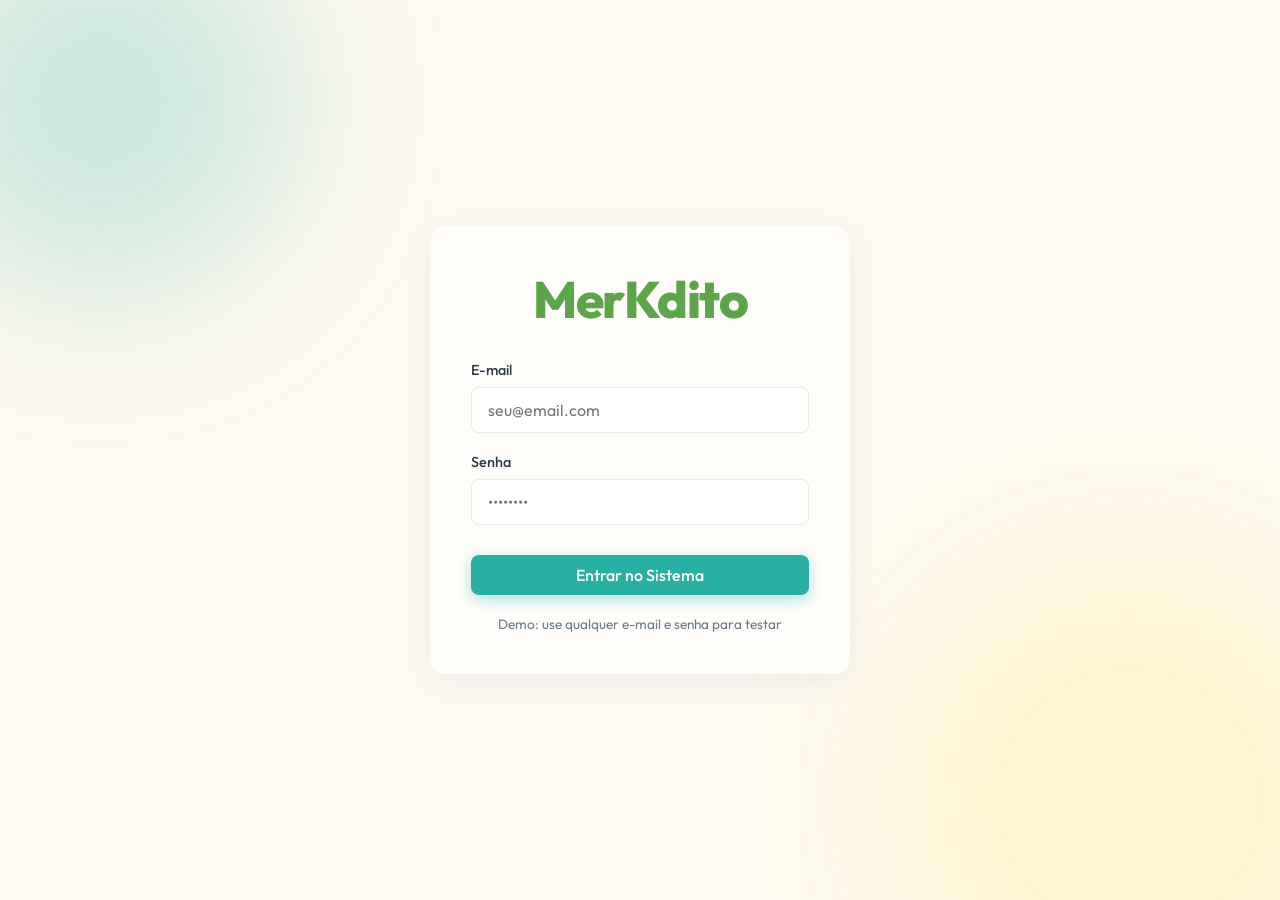
<file: index.html>
<!DOCTYPE html>
<html lang="pt-BR">
<head>
    <meta charset="UTF-8">
    <meta name="viewport" content="width=device-width, initial-scale=1.0">
    <title>Login - MerKdito</title>
    <link rel="stylesheet" href="assets/css/style.css">
    <!-- FontAwesome for icons -->
    <link rel="stylesheet" href="https://cdnjs.cloudflare.com/ajax/libs/font-awesome/6.4.0/css/all.min.css">
    <style>
        .login-wrapper {
            display: flex;
            align-items: center;
            justify-content: center;
            height: 100vh;
            width: 100vw;
            position: relative;
            z-index: 1;
        }
        
        .login-card {
            width: 100%;
            max-width: 420px;
            padding: 40px;
            text-align: center;
        }
        
        .login-logo {
            margin-bottom: 10px;
            display: inline-flex;
            align-items: center;
            gap: 12px;
            font-size: 2rem;
            font-weight: 700;
            color: var(--color-teal);
        }
        
        .login-logo-badge {
            background-color: var(--color-yellow);
            color: var(--text-dark);
            padding: 8px 16px;
            border-radius: var(--radius-sm);
        }
        
        .login-subtitle {
            color: var(--text-muted);
            margin-bottom: 40px;
            font-size: 0.95rem;
        }
        
        .login-form {
            text-align: left;
        }
        
        .demo-hint {
            margin-top: 20px;
            font-size: 0.85rem;
            color: var(--text-muted);
            text-align: center;
        }
    </style>
</head>
<body>
    <!-- Background Decor -->
    <div class="bg-blob blob-1"></div>
    <div class="bg-blob blob-2"></div>

    <div class="login-wrapper">
        <div class="glass-panel login-card animate-fade-in">
            <div class="login-logo" style="margin-bottom: 30px;">
                <span class="logo-text" style="color: #5DA54A; font-size: 3.2rem; font-weight: 800; letter-spacing: -1.5px;">MerKdito</span>
            </div>
            
            <form action="dashboard.html" class="login-form">
                <div class="form-group">
                    <label class="form-label">E-mail</label>
                    <input type="email" class="form-control" placeholder="seu@email.com" required>
                </div>
                
                <div class="form-group" style="margin-bottom: 30px;">
                    <label class="form-label">Senha</label>
                    <input type="password" class="form-control" placeholder="••••••••" required>
                </div>
                
                <button type="submit" class="btn btn-primary btn-block">Entrar no Sistema</button>
            </form>
            
            <p class="demo-hint">Demo: use qualquer e-mail e senha para testar</p>
        </div>
    </div>
</body>
</html>
</file>
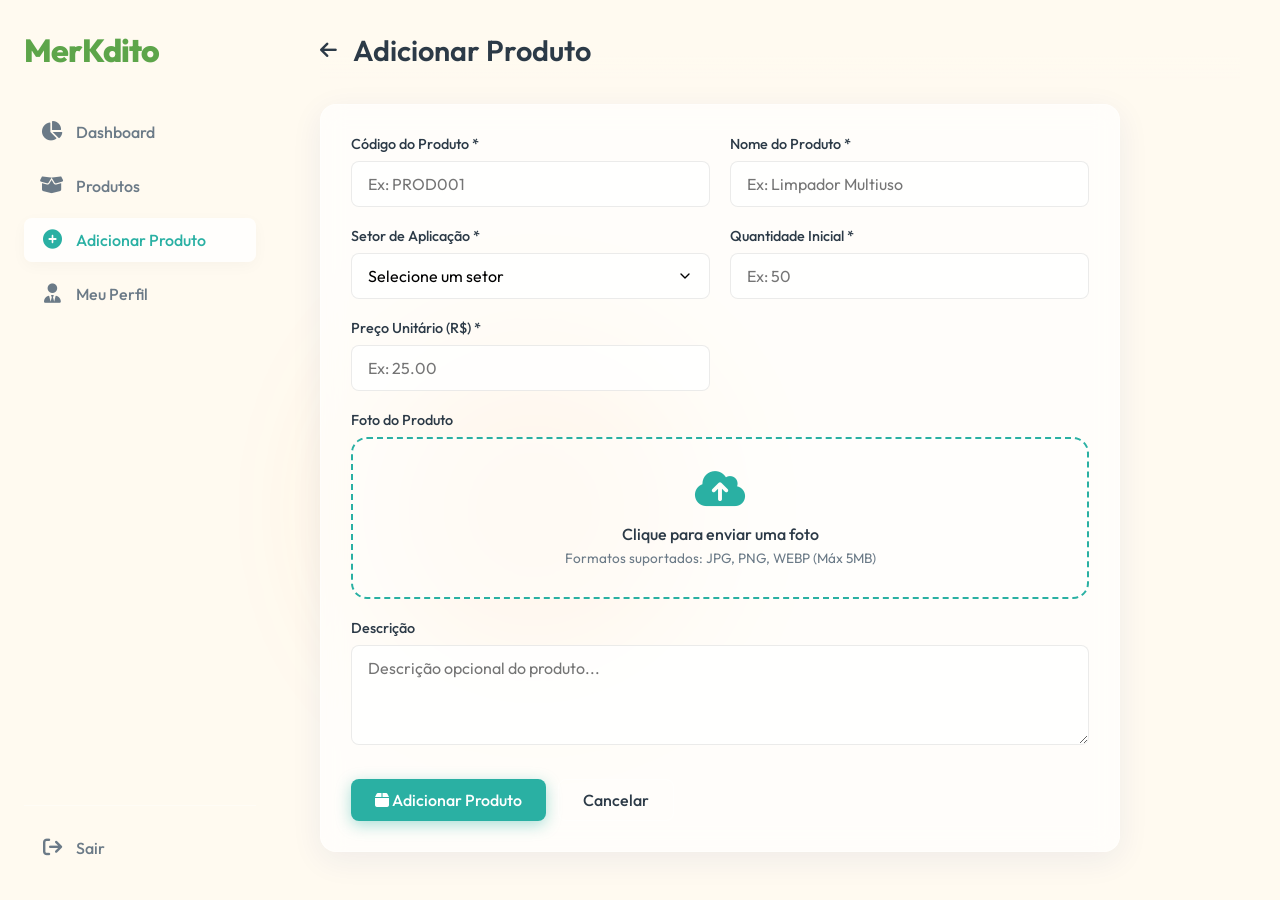
<file: adicionar_produto.html>
<!DOCTYPE html>
<html lang="pt-BR">
<head>
    <meta charset="UTF-8">
    <meta name="viewport" content="width=device-width, initial-scale=1.0">
    <title>Adicionar Produto - MerKdito</title>
    <link rel="stylesheet" href="assets/css/style.css">
    <link rel="stylesheet" href="https://cdnjs.cloudflare.com/ajax/libs/font-awesome/6.4.0/css/all.min.css">
</head>
<body>
    <div class="bg-blob blob-3"></div>

    <div class="app-container">
        <!-- Sidebar -->
        <aside class="sidebar">
            <a href="dashboard.html" class="logo">
                <span class="logo-text" style="color: #5DA54A; font-size: 2rem; font-weight: 800; letter-spacing: -1px;">MerKdito</span>
            </a>
            
            <ul class="nav-menu">
                <li><a href="dashboard.html" class="nav-item"><i class="fa-solid fa-chart-pie"></i> Dashboard</a></li>
                <li><a href="produtos.html" class="nav-item"><i class="fa-solid fa-box-open"></i> Produtos</a></li>
                <li><a href="adicionar_produto.html" class="nav-item active"><i class="fa-solid fa-plus-circle"></i> Adicionar Produto</a></li>
                <li><a href="perfil.html" class="nav-item"><i class="fa-solid fa-user-tie"></i> Meu Perfil</a></li>
            </ul>
            
            <div class="logout-container">
                <a href="index.html" class="nav-item"><i class="fa-solid fa-arrow-right-from-bracket"></i> Sair</a>
            </div>
        </aside>

        <!-- Main Content -->
        <main class="main-content">
            <header class="top-header">
                <div>
                    <div style="display: flex; align-items: center; gap: 16px;">
                        <a href="produtos.html" style="color: var(--text-dark); text-decoration: none; font-size: 1.2rem;"><i class="fa-solid fa-arrow-left"></i></a>
                        <h1 class="page-title">Adicionar Produto</h1>
                    </div>
                </div>
                <div class="header-actions">
                </div>
            </header>

            <div class="animate-fade-in delay-1">
                <div class="glass-panel form-card">
                    <form action="produtos.html">
                        <div class="form-row">
                            <div class="form-group">
                                <label class="form-label">Código do Produto *</label>
                                <input type="text" class="form-control" placeholder="Ex: PROD001" required>
                            </div>
                            <div class="form-group">
                                <label class="form-label">Nome do Produto *</label>
                                <input type="text" class="form-control" placeholder="Ex: Limpador Multiuso" required>
                            </div>
                        </div>

                        <div class="form-row">
                            <div class="form-group">
                                <label class="form-label">Setor de Aplicação *</label>
                                <select class="form-control" required>
                                    <option value="">Selecione um setor</option>
                                    <option value="mercearia">Mercearia</option>
                                    <option value="acougue">Açougue e Aves</option>
                                    <option value="hortifruti">Hortifruti</option>
                                    <option value="padaria">Padaria</option>
                                    <option value="laticinios">Laticínios</option>
                                    <option value="frios">Frios e Embutidos</option>
                                    <option value="bebidas">Bebidas</option>
                                    <option value="limpeza">Limpeza</option>
                                    <option value="higiene">Higiene e Perfumaria</option>
                                    <option value="congelados">Congelados</option>
                                    <option value="pet">Pet Shop</option>
                                </select>
                            </div>
                            <div class="form-group">
                                <label class="form-label">Quantidade Inicial *</label>
                                <input type="number" class="form-control" placeholder="Ex: 50" required>
                            </div>
                        </div>

                        <div class="form-group" style="width: 50%; padding-right: 10px;">
                            <label class="form-label">Preço Unitário (R$) *</label>
                            <input type="number" step="0.01" class="form-control" placeholder="Ex: 25.00" required>
                        </div>

                        <div class="form-group">
                            <label class="form-label">Foto do Produto</label>
                            <label for="fotoUpload" style="display: block; border: 2px dashed var(--color-teal); border-radius: var(--radius-md); padding: 30px; text-align: center; background-color: rgba(255,255,255,0.4); cursor: pointer; transition: all 0.3s ease;">
                                <i class="fa-solid fa-cloud-arrow-up" style="font-size: 2.5rem; color: var(--color-teal); margin-bottom: 15px;"></i>
                                <p style="margin: 0; color: var(--text-dark); font-weight: 500;">Clique para enviar uma foto</p>
                                <p style="margin: 5px 0 0 0; color: var(--text-muted); font-size: 0.85rem;">Formatos suportados: JPG, PNG, WEBP (Máx 5MB)</p>
                                <input type="file" id="fotoUpload" accept="image/*" style="display: none;">
                            </label>
                        </div>

                        <div class="form-group">
                            <label class="form-label">Descrição</label>
                            <textarea class="form-control" placeholder="Descrição opcional do produto..."></textarea>
                        </div>

                        <div class="form-actions">
                            <button type="submit" class="btn btn-primary"><i class="fa-solid fa-box"></i> Adicionar Produto</button>
                            <a href="produtos.html" class="btn btn-outline">Cancelar</a>
                        </div>
                    </form>
                </div>
            </div>
        </main>
    </div>
</body>
</html>
</file>
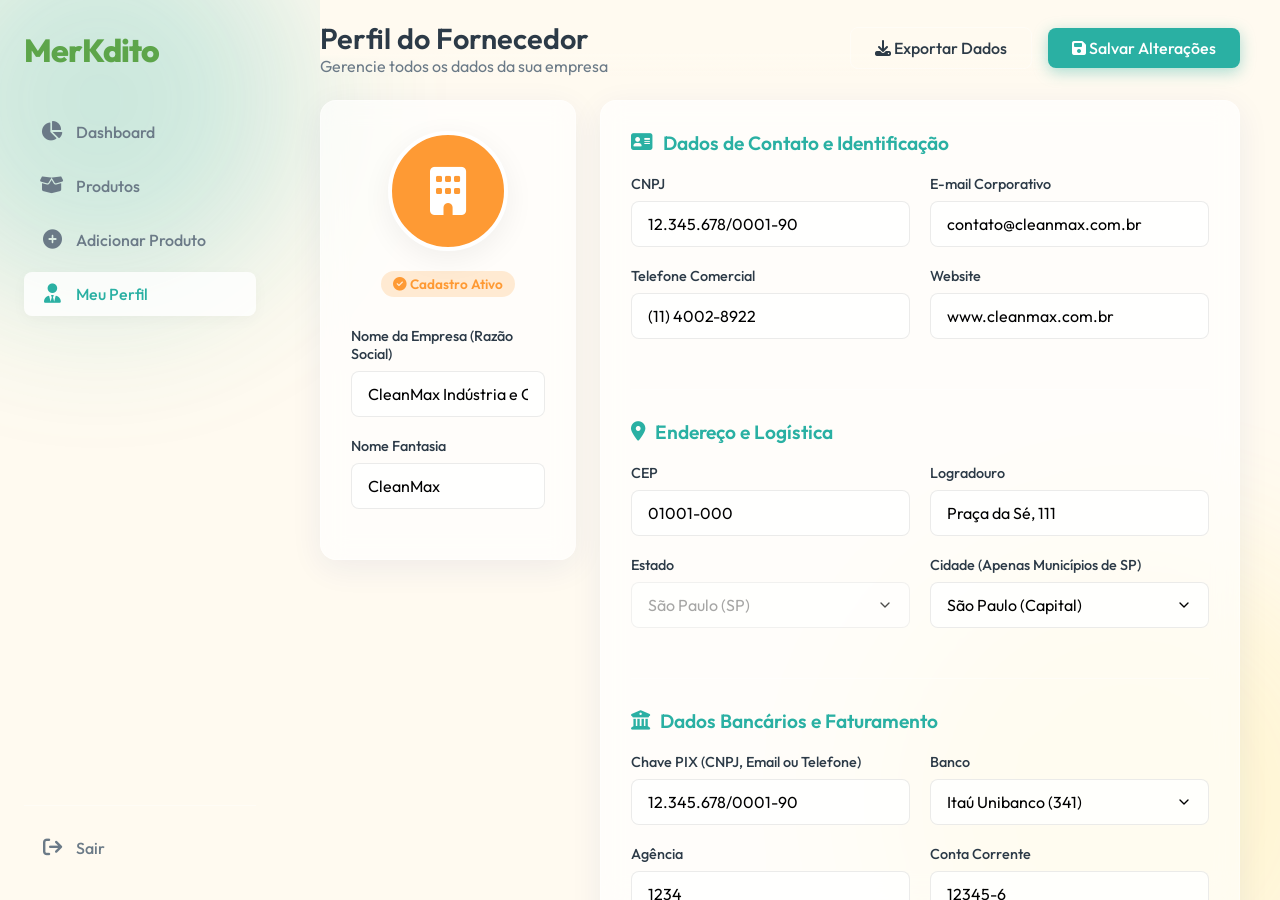
<file: perfil.html>
<!DOCTYPE html>
<html lang="pt-BR">
<head>
    <meta charset="UTF-8">
    <meta name="viewport" content="width=device-width, initial-scale=1.0">
    <title>Perfil do Fornecedor - MerKdito</title>
    <link rel="stylesheet" href="assets/css/style.css">
    <link rel="stylesheet" href="https://cdnjs.cloudflare.com/ajax/libs/font-awesome/6.4.0/css/all.min.css">
    <style>
        .profile-grid {
            display: grid;
            grid-template-columns: 1fr 2.5fr;
            gap: 24px;
        }
        
        .profile-card {
            padding: 30px;
            text-align: center;
            height: fit-content;
        }
        
        .profile-avatar {
            width: 120px;
            height: 120px;
            border-radius: 50%;
            background-color: var(--color-orange);
            color: white;
            display: flex;
            align-items: center;
            justify-content: center;
            font-size: 3rem;
            margin: 0 auto 20px auto;
            border: 4px solid white;
            box-shadow: var(--shadow-md);
            position: relative;
            cursor: pointer;
            transition: all 0.3s ease;
        }

        .profile-avatar:hover::after {
            content: '\f030';
            font-family: 'Font Awesome 6 Free';
            font-weight: 900;
            position: absolute;
            background: rgba(0,0,0,0.5);
            width: 100%;
            height: 100%;
            border-radius: 50%;
            display: flex;
            align-items: center;
            justify-content: center;
            font-size: 2rem;
        }
        
        .profile-status {
            display: inline-block;
            background-color: rgba(254, 154, 52, 0.2);
            color: var(--color-orange);
            padding: 4px 12px;
            border-radius: 20px;
            font-size: 0.85rem;
            font-weight: 600;
            margin-bottom: 20px;
        }
        
        .details-card {
            padding: 30px;
        }
        
        .section-title {
            font-size: 1.2rem;
            margin-bottom: 20px;
            display: flex;
            align-items: center;
            gap: 10px;
            color: var(--color-teal);
        }
    </style>
</head>
<body>
    <div class="bg-blob blob-1"></div>
    <div class="bg-blob blob-2"></div>

    <div class="app-container">
        <!-- Sidebar -->
        <aside class="sidebar">
            <a href="dashboard.html" class="logo" style="text-decoration: none;">
                <span class="logo-text" style="color: #5DA54A; font-size: 2rem; font-weight: 800; letter-spacing: -1px;">MerKdito</span>
            </a>
            
            <ul class="nav-menu">
                <li><a href="dashboard.html" class="nav-item"><i class="fa-solid fa-chart-pie"></i> Dashboard</a></li>
                <li><a href="produtos.html" class="nav-item"><i class="fa-solid fa-box-open"></i> Produtos</a></li>
                <li><a href="adicionar_produto.html" class="nav-item"><i class="fa-solid fa-plus-circle"></i> Adicionar Produto</a></li>
                <li><a href="perfil.html" class="nav-item active"><i class="fa-solid fa-user-tie"></i> Meu Perfil</a></li>
            </ul>
            
            <div class="logout-container">
                <a href="index.html" class="nav-item"><i class="fa-solid fa-arrow-right-from-bracket"></i> Sair</a>
            </div>
        </aside>

        <!-- Main Content -->
        <main class="main-content">
            <header class="top-header">
                <div>
                    <h1 class="page-title">Perfil do Fornecedor</h1>
                    <p class="page-subtitle" style="margin-bottom:0">Gerencie todos os dados da sua empresa</p>
                </div>
                
                <div class="header-actions">
                    <button id="btnExportar" class="btn btn-outline"><i class="fa-solid fa-download"></i> Exportar Dados</button>
                    <button class="btn btn-primary"><i class="fa-solid fa-floppy-disk"></i> Salvar Alterações</button>
                </div>
            </header>

            <div class="animate-fade-in delay-1 profile-grid">
                
                <!-- Left Column: Identity -->
                <div class="glass-panel profile-card">
                    <div class="profile-avatar" title="Alterar Foto"><i class="fa-solid fa-building"></i></div>
                    <div class="profile-status"><i class="fa-solid fa-circle-check"></i> Cadastro Ativo</div>
                    
                    <div class="form-group" style="text-align: left; margin-top: 10px;">
                        <label class="form-label">Nome da Empresa (Razão Social)</label>
                        <input type="text" class="form-control" value="CleanMax Indústria e Comércio Ltda">
                    </div>
                    
                    <div class="form-group" style="text-align: left;">
                        <label class="form-label">Nome Fantasia</label>
                        <input type="text" class="form-control" value="CleanMax">
                    </div>
                </div>

                <!-- Right Column: Details & Edit -->
                <div class="glass-panel details-card">
                    <form>
                        <h3 class="section-title"><i class="fa-solid fa-address-card"></i> Dados de Contato e Identificação</h3>
                        <div class="form-row">
                            <div class="form-group">
                                <label class="form-label">CNPJ</label>
                                <input type="text" class="form-control" value="12.345.678/0001-90">
                            </div>
                            <div class="form-group">
                                <label class="form-label">E-mail Corporativo</label>
                                <input type="email" class="form-control" value="contato@cleanmax.com.br">
                            </div>
                        </div>
                        <div class="form-row">
                            <div class="form-group">
                                <label class="form-label">Telefone Comercial</label>
                                <input type="text" class="form-control" value="(11) 4002-8922">
                            </div>
                            <div class="form-group">
                                <label class="form-label">Website</label>
                                <input type="text" class="form-control" value="www.cleanmax.com.br">
                            </div>
                        </div>

                        <hr style="border:0; border-top: 1px solid var(--border-glass); margin: 30px 0;">

                        <h3 class="section-title"><i class="fa-solid fa-location-dot"></i> Endereço e Logística</h3>
                        <div class="form-row">
                            <div class="form-group">
                                <label class="form-label">CEP</label>
                                <input type="text" class="form-control" value="01001-000">
                            </div>
                            <div class="form-group">
                                <label class="form-label">Logradouro</label>
                                <input type="text" class="form-control" value="Praça da Sé, 111">
                            </div>
                        </div>
                        <div class="form-row">
                            <div class="form-group">
                                <label class="form-label">Estado</label>
                                <select class="form-control" disabled>
                                    <option value="SP" selected>São Paulo (SP)</option>
                                </select>
                            </div>
                            <div class="form-group">
                                <label class="form-label">Cidade (Apenas Municípios de SP)</label>
                                <select class="form-control">
                                    <option value="Americana">Americana</option>
                                    <option value="Araçatuba">Araçatuba</option>
                                    <option value="Araraquara">Araraquara</option>
                                    <option value="Barueri">Barueri</option>
                                    <option value="Bauru">Bauru</option>
                                    <option value="Campinas">Campinas</option>
                                    <option value="Diadema">Diadema</option>
                                    <option value="Franca">Franca</option>
                                    <option value="Guarulhos">Guarulhos</option>
                                    <option value="Indaiatuba">Indaiatuba</option>
                                    <option value="Jacareí">Jacareí</option>
                                    <option value="Jundiaí">Jundiaí</option>
                                    <option value="Limeira">Limeira</option>
                                    <option value="Marília">Marília</option>
                                    <option value="Mogi das Cruzes">Mogi das Cruzes</option>
                                    <option value="Osasco">Osasco</option>
                                    <option value="Piracicaba">Piracicaba</option>
                                    <option value="Presidente Prudente">Presidente Prudente</option>
                                    <option value="Ribeirão Preto">Ribeirão Preto</option>
                                    <option value="Santo André">Santo André</option>
                                    <option value="Santos">Santos</option>
                                    <option value="São Bernardo do Campo">São Bernardo do Campo</option>
                                    <option value="São Caetano do Sul">São Caetano do Sul</option>
                                    <option value="São Carlos">São Carlos</option>
                                    <option value="São José do Rio Preto">São José do Rio Preto</option>
                                    <option value="São José dos Campos">São José dos Campos</option>
                                    <option value="São Paulo" selected>São Paulo (Capital)</option>
                                    <option value="Sorocaba">Sorocaba</option>
                                    <option value="Suzano">Suzano</option>
                                    <option value="Taubaté">Taubaté</option>
                                    <option value="Outros">Outro município...</option>
                                </select>
                            </div>
                        </div>

                        <hr style="border:0; border-top: 1px solid var(--border-glass); margin: 30px 0;">

                        <h3 class="section-title"><i class="fa-solid fa-building-columns"></i> Dados Bancários e Faturamento</h3>
                        <div class="form-row">
                            <div class="form-group">
                                <label class="form-label">Chave PIX (CNPJ, Email ou Telefone)</label>
                                <input type="text" class="form-control" value="12.345.678/0001-90">
                            </div>
                            <div class="form-group">
                                <label class="form-label">Banco</label>
                                <select class="form-control">
                                    <option value="341" selected>Itaú Unibanco (341)</option>
                                    <option value="001">Banco do Brasil (001)</option>
                                    <option value="104">Caixa Econômica (104)</option>
                                    <option value="237">Bradesco (237)</option>
                                    <option value="033">Santander (033)</option>
                                    <option value="260">Nubank (260)</option>
                                </select>
                            </div>
                        </div>
                        
                        <div class="form-row">
                            <div class="form-group">
                                <label class="form-label">Agência</label>
                                <input type="text" class="form-control" value="1234">
                            </div>
                            <div class="form-group">
                                <label class="form-label">Conta Corrente</label>
                                <input type="text" class="form-control" value="12345-6">
                            </div>
                        </div>
                    </form>
                </div>
                
            </div>
        </main>
    </div>

    <script>
        document.getElementById('btnExportar').addEventListener('click', function() {
            // Coletar todos os dados dos formulários da tela de Perfil
            const inputs = document.querySelectorAll('.form-control');
            const dadosFornecedor = {};
            
            inputs.forEach(input => {
                let key = 'Campo';
                const label = input.previousElementSibling;
                if (label && label.classList.contains('form-label')) {
                    key = label.innerText.trim();
                }
                
                // Tratar o select separadamente se for texto
                if(input.tagName === 'SELECT') {
                    dadosFornecedor[key] = input.options[input.selectedIndex].text;
                } else {
                    dadosFornecedor[key] = input.value;
                }
            });

            // Gerar e baixar arquivo JSON
            const dataStr = "data:text/json;charset=utf-8," + encodeURIComponent(JSON.stringify(dadosFornecedor, null, 4));
            const downloadLink = document.createElement('a');
            downloadLink.setAttribute("href", dataStr);
            downloadLink.setAttribute("download", "dados_perfil_merkdito.json");
            document.body.appendChild(downloadLink);
            downloadLink.click();
            downloadLink.remove();
            
            // Aviso de sucesso
            alert('✅ Dados exportados com sucesso! O arquivo JSON foi baixado no seu computador.');
        });
    </script>
</body>
</html>
</file>
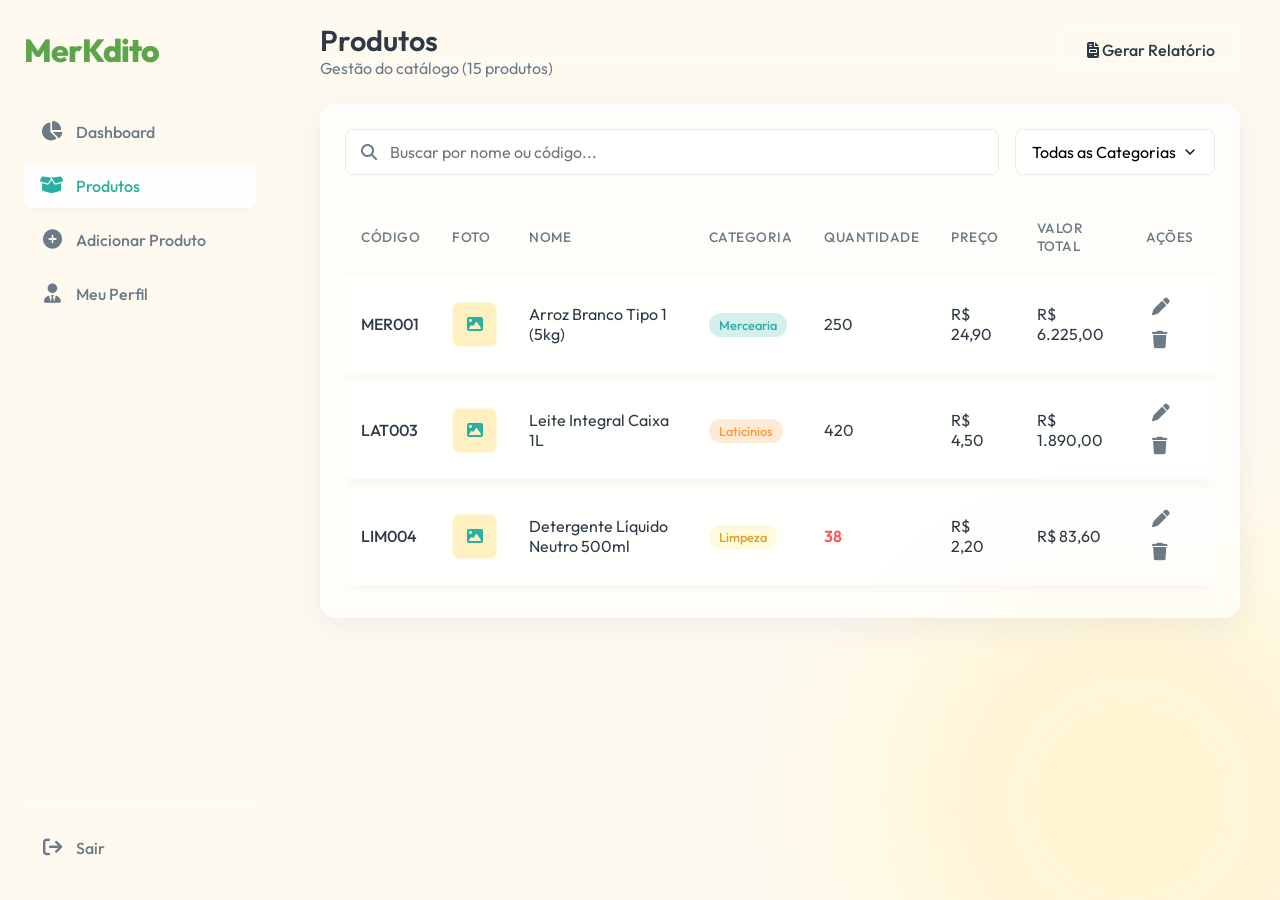
<file: produtos.html>
<!DOCTYPE html>
<html lang="pt-BR">
<head>
    <meta charset="UTF-8">
    <meta name="viewport" content="width=device-width, initial-scale=1.0">
    <title>Produtos - MerKdito</title>
    <link rel="stylesheet" href="assets/css/style.css">
    <link rel="stylesheet" href="https://cdnjs.cloudflare.com/ajax/libs/font-awesome/6.4.0/css/all.min.css">
</head>
<body>
    <div class="bg-blob blob-2"></div>

    <div class="app-container">
        <!-- Sidebar -->
        <aside class="sidebar">
            <a href="dashboard.html" class="logo">
                <span class="logo-text" style="color: #5DA54A; font-size: 2rem; font-weight: 800; letter-spacing: -1px;">MerKdito</span>
            </a>
            
            <ul class="nav-menu">
                <li><a href="dashboard.html" class="nav-item"><i class="fa-solid fa-chart-pie"></i> Dashboard</a></li>
                <li><a href="produtos.html" class="nav-item active"><i class="fa-solid fa-box-open"></i> Produtos</a></li>
                <li><a href="adicionar_produto.html" class="nav-item"><i class="fa-solid fa-plus-circle"></i> Adicionar Produto</a></li>
                <li><a href="perfil.html" class="nav-item"><i class="fa-solid fa-user-tie"></i> Meu Perfil</a></li>
            </ul>
            
            <div class="logout-container">
                <a href="index.html" class="nav-item"><i class="fa-solid fa-arrow-right-from-bracket"></i> Sair</a>
            </div>
        </aside>

        <!-- Main Content -->
        <main class="main-content">
            <header class="top-header">
                <div style="display: flex; align-items: center; justify-content: space-between; width: 100%;">
                    <div>
                        <h1 class="page-title">Produtos</h1>
                        <p class="page-subtitle" style="margin-bottom:0">Gestão do catálogo (15 produtos)</p>
                    </div>
                    
                    <div class="header-actions">
                        <button class="btn btn-outline" onclick="alert('Funcionalidade disponível no Dashboard.')"><i class="fa-solid fa-file-invoice"></i> Gerar Relatório</button>
                    </div>
                </div>
            </header>

            <div class="animate-fade-in delay-1">
                <div class="glass-panel" style="padding: 24px;">
                    <!-- Filters -->
                    <div class="filter-bar">
                        <div class="search-input">
                            <i class="fa-solid fa-magnifying-glass"></i>
                            <input type="text" class="form-control" placeholder="Buscar por nome ou código...">
                        </div>
                        <select class="form-control" style="width: 200px;">
                            <option value="">Todas as Categorias</option>
                            <option value="mercearia">Mercearia</option>
                            <option value="acougue">Açougue e Aves</option>
                            <option value="hortifruti">Hortifruti</option>
                            <option value="padaria">Padaria</option>
                            <option value="laticinios">Laticínios</option>
                            <option value="frios">Frios e Embutidos</option>
                            <option value="bebidas">Bebidas</option>
                            <option value="limpeza">Limpeza</option>
                            <option value="higiene">Higiene e Perfumaria</option>
                            <option value="congelados">Congelados</option>
                            <option value="pet">Pet Shop</option>
                        </select>
                    </div>

                    <!-- Table -->
                    <div class="table-container">
                        <table class="data-table">
                            <thead>
                                <tr>
                                    <th>CÓDIGO</th>
                                    <th>FOTO</th>
                                    <th>NOME</th>
                                    <th>CATEGORIA</th>
                                    <th>QUANTIDADE</th>
                                    <th>PREÇO</th>
                                    <th>VALOR TOTAL</th>
                                    <th>AÇÕES</th>
                                </tr>
                            </thead>
                            <tbody>
                                <tr>
                                    <td style="font-weight: 500;">MER001</td>
                                    <td>
                                        <div style="width: 45px; height: 45px; border-radius: 8px; background-color: var(--color-cream-dark); display: flex; align-items: center; justify-content: center; color: var(--color-teal); border: 1px solid var(--border-glass);">
                                            <i class="fa-solid fa-image"></i>
                                        </div>
                                    </td>
                                    <td>Arroz Branco Tipo 1 (5kg)</td>
                                    <td><span class="badge badge-teal">Mercearia</span></td>
                                    <td>250</td>
                                    <td>R$ 24,90</td>
                                    <td>R$ 6.225,00</td>
                                    <td>
                                        <button class="action-btn"><i class="fa-solid fa-pen"></i></button>
                                        <button class="action-btn delete"><i class="fa-solid fa-trash"></i></button>
                                    </td>
                                </tr>
                                <tr>
                                    <td style="font-weight: 500;">LAT003</td>
                                    <td>
                                        <div style="width: 45px; height: 45px; border-radius: 8px; background-color: var(--color-cream-dark); display: flex; align-items: center; justify-content: center; color: var(--color-teal); border: 1px solid var(--border-glass);">
                                            <i class="fa-solid fa-image"></i>
                                        </div>
                                    </td>
                                    <td>Leite Integral Caixa 1L</td>
                                    <td><span class="badge badge-orange">Laticínios</span></td>
                                    <td>420</td>
                                    <td>R$ 4,50</td>
                                    <td>R$ 1.890,00</td>
                                    <td>
                                        <button class="action-btn"><i class="fa-solid fa-pen"></i></button>
                                        <button class="action-btn delete"><i class="fa-solid fa-trash"></i></button>
                                    </td>
                                </tr>
                                <tr>
                                    <td style="font-weight: 500;">LIM004</td>
                                    <td>
                                        <div style="width: 45px; height: 45px; border-radius: 8px; background-color: var(--color-cream-dark); display: flex; align-items: center; justify-content: center; color: var(--color-teal); border: 1px solid var(--border-glass);">
                                            <i class="fa-solid fa-image"></i>
                                        </div>
                                    </td>
                                    <td>Detergente Líquido Neutro 500ml</td>
                                    <td><span class="badge badge-yellow">Limpeza</span></td>
                                    <td style="color: var(--color-red); font-weight: 600;">38</td>
                                    <td>R$ 2,20</td>
                                    <td>R$ 83,60</td>
                                    <td>
                                        <button class="action-btn"><i class="fa-solid fa-pen"></i></button>
                                        <button class="action-btn delete"><i class="fa-solid fa-trash"></i></button>
                                    </td>
                                </tr>
                            </tbody>
                        </table>
                    </div>
                </div>
            </div>
        </main>
    </div>
</body>
</html>
</file>
<file: assets/css/style.css>
@import url('https://fonts.googleapis.com/css2?family=Outfit:wght@300;400;500;600;700&display=swap');

:root {
  /* Pastel Palette */
  --color-red: #FF544C;
  --color-teal: #2AB0A3;
  --color-yellow: #FFE458;
  --color-cream: #FFFAF0; /* Background base */
  --color-cream-dark: #FFF0C2;
  --color-orange: #FE9A34;
  
  --text-dark: #2C3A47;
  --text-muted: #6B7A87;
  --text-white: #FFFFFF;
  
  --bg-glass: rgba(255, 255, 255, 0.65);
  --border-glass: rgba(255, 255, 255, 0.4);
  
  --shadow-sm: 0 4px 15px rgba(0, 0, 0, 0.03);
  --shadow-md: 0 8px 30px rgba(0, 0, 0, 0.06);
  --shadow-glass: 0 8px 32px 0 rgba(31, 38, 135, 0.07);
  
  --radius-sm: 8px;
  --radius-md: 16px;
  --radius-lg: 24px;
}

* {
  margin: 0;
  padding: 0;
  box-sizing: border-box;
}

body {
  font-family: 'Outfit', sans-serif;
  background-color: var(--color-cream);
  color: var(--text-dark);
  min-height: 100vh;
  display: flex;
  flex-direction: column;
}

/* Glassmorphism Components */
.glass-panel {
  background: var(--bg-glass);
  backdrop-filter: blur(12px);
  -webkit-backdrop-filter: blur(12px);
  border: 1px solid var(--border-glass);
  border-radius: var(--radius-md);
  box-shadow: var(--shadow-glass);
}

/* Typography */
h1, h2, h3, h4, h5, h6 {
  font-weight: 600;
  color: var(--text-dark);
}

p {
  color: var(--text-muted);
}

/* Buttons */
.btn {
  display: inline-block;
  padding: 10px 24px;
  border-radius: var(--radius-sm);
  font-weight: 500;
  text-align: center;
  cursor: pointer;
  transition: all 0.3s ease;
  border: none;
  font-family: 'Outfit', sans-serif;
  font-size: 1rem;
  text-decoration: none;
}

.btn-primary {
  background-color: var(--color-teal);
  color: var(--text-white);
  box-shadow: 0 4px 15px rgba(42, 176, 163, 0.4);
}

.btn-primary:hover {
  transform: translateY(-2px);
  box-shadow: 0 6px 20px rgba(42, 176, 163, 0.6);
  background-color: #249A8F;
}

.btn-secondary {
  background-color: var(--color-yellow);
  color: var(--text-dark);
  box-shadow: 0 4px 15px rgba(255, 228, 88, 0.4);
}

.btn-secondary:hover {
  transform: translateY(-2px);
  box-shadow: 0 6px 20px rgba(255, 228, 88, 0.6);
  background-color: #E6CD4F;
}

.btn-outline {
  background-color: transparent;
  color: var(--text-dark);
  border: 1px solid var(--border-glass);
}

.btn-outline:hover {
  background-color: rgba(255, 255, 255, 0.5);
}

.btn-block {
  width: 100%;
}

/* Form Inputs */
.form-group {
  margin-bottom: 20px;
}

.form-label {
  display: block;
  margin-bottom: 8px;
  font-weight: 500;
  font-size: 0.9rem;
}

.form-control {
  width: 100%;
  padding: 12px 16px;
  border-radius: var(--radius-sm);
  border: 1px solid rgba(0, 0, 0, 0.08);
  background-color: rgba(255, 255, 255, 0.8);
  font-family: 'Outfit', sans-serif;
  font-size: 1rem;
  transition: all 0.3s ease;
}

.form-control:focus {
  outline: none;
  border-color: var(--color-teal);
  box-shadow: 0 0 0 3px rgba(42, 176, 163, 0.2);
  background-color: #FFFFFF;
}

select.form-control {
  appearance: none;
  background-image: url("data:image/svg+xml;charset=UTF-8,%3csvg xmlns='http://www.w3.org/2000/svg' viewBox='0 0 24 24' fill='none' stroke='currentColor' stroke-width='2' stroke-linecap='round' stroke-linejoin='round'%3e%3cpolyline points='6 9 12 15 18 9'%3e%3c/polyline%3e%3c/svg%3e");
  background-repeat: no-repeat;
  background-position: right 16px center;
  background-size: 16px;
}

textarea.form-control {
  resize: vertical;
  min-height: 100px;
}

/* Layout - Dashboard */
.app-container {
  display: flex;
  height: 100vh;
  overflow: hidden;
}

/* Sidebar */
.sidebar {
  width: 280px;
  background-color: transparent;
  border-right: none;
  padding: 30px 24px;
  display: flex;
  flex-direction: column;
  z-index: 10;
}

.logo {
  font-size: 1.5rem;
  font-weight: 700;
  color: var(--color-teal);
  margin-bottom: 40px;
  display: flex;
  align-items: center;
  gap: 10px;
  text-decoration: none;
}

.logo-badge {
  background-color: var(--color-yellow);
  color: var(--text-dark);
  padding: 4px 12px;
  border-radius: var(--radius-sm);
  font-size: 1.2rem;
}

.nav-menu {
  list-style: none;
  display: flex;
  flex-direction: column;
  gap: 10px;
}

.nav-item {
  display: flex;
  align-items: center;
  gap: 12px;
  padding: 12px 16px;
  border-radius: var(--radius-sm);
  color: var(--text-muted);
  text-decoration: none;
  font-weight: 500;
  transition: all 0.3s ease;
}

.nav-item:hover, .nav-item.active {
  background-color: rgba(255, 255, 255, 0.8);
  color: var(--color-teal);
  box-shadow: var(--shadow-sm);
}

.nav-item i {
  font-size: 1.2rem;
  width: 24px;
  text-align: center;
}

.logout-container {
  margin-top: auto;
  padding-top: 20px;
  border-top: 1px solid var(--border-glass);
}

/* Main Content */
.main-content {
  flex: 1;
  display: flex;
  flex-direction: column;
  overflow-y: auto;
  padding: 0 40px 40px 40px;
  position: relative;
}

.top-header {
  height: 80px;
  display: flex;
  align-items: center;
  justify-content: space-between;
  position: sticky;
  top: 0;
  background: linear-gradient(to bottom, var(--color-cream) 70%, transparent);
  z-index: 5;
  padding-top: 20px;
  margin-bottom: 24px;
}

.page-title {
  font-size: 1.8rem;
}

.page-subtitle {
  font-size: 1rem;
  margin-bottom: 24px;
}

.header-actions {
  display: flex;
  align-items: center;
  gap: 16px;
}

.user-profile {
  display: flex;
  align-items: center;
  gap: 12px;
}

.avatar {
  width: 40px;
  height: 40px;
  border-radius: 50%;
  background-color: var(--color-orange);
  display: flex;
  align-items: center;
  justify-content: center;
  color: white;
  font-weight: 600;
}

/* Cards & Grid */
.dashboard-grid {
  display: grid;
  grid-template-columns: repeat(4, 1fr);
  gap: 24px;
  margin-bottom: 30px;
}

.stat-card {
  padding: 24px;
  display: flex;
  flex-direction: column;
  position: relative;
  overflow: hidden;
}

.stat-title {
  font-size: 0.9rem;
  color: var(--text-muted);
  margin-bottom: 8px;
}

.stat-value {
  font-size: 2rem;
  font-weight: 600;
  color: var(--text-dark);
}

.stat-icon {
  position: absolute;
  top: 24px;
  right: 24px;
  width: 48px;
  height: 48px;
  border-radius: 12px;
  display: flex;
  align-items: center;
  justify-content: center;
  font-size: 1.5rem;
}

.icon-teal { background-color: rgba(42, 176, 163, 0.2); color: var(--color-teal); }
.icon-orange { background-color: rgba(254, 154, 52, 0.2); color: var(--color-orange); }
.icon-yellow { background-color: rgba(255, 228, 88, 0.2); color: #D4A72C; }
.icon-red { background-color: rgba(255, 84, 76, 0.2); color: var(--color-red); }

.charts-grid {
  display: grid;
  grid-template-columns: 1fr 1.5fr;
  gap: 24px;
  margin-bottom: 30px;
}

.chart-card {
  padding: 24px;
  display: flex;
  flex-direction: column;
}

.chart-container {
  flex: 1;
  min-height: 250px;
  position: relative;
}

.card-header {
  display: flex;
  justify-content: space-between;
  align-items: center;
  margin-bottom: 20px;
}

.card-title {
  font-size: 1.2rem;
  font-weight: 600;
}

/* Alerts */
.alert-card {
  border-left: 4px solid var(--color-red);
  padding: 20px;
  background: rgba(255, 84, 76, 0.05);
  margin-bottom: 24px;
}

.alert-title {
  color: var(--color-red);
  display: flex;
  align-items: center;
  gap: 8px;
  font-weight: 600;
  margin-bottom: 16px;
}

.alert-list {
  display: grid;
  grid-template-columns: 1fr 1fr;
  gap: 16px;
}

.alert-item {
  display: flex;
  justify-content: space-between;
  padding: 12px 16px;
  background-color: white;
  border-radius: var(--radius-sm);
  box-shadow: var(--shadow-sm);
}

.alert-qty {
  color: var(--color-red);
  font-weight: 600;
}

/* Tables */
.table-container {
  width: 100%;
  overflow-x: auto;
}

.data-table {
  width: 100%;
  border-collapse: separate;
  border-spacing: 0 8px;
}

.data-table th {
  text-align: left;
  padding: 12px 16px;
  color: var(--text-muted);
  font-weight: 500;
  font-size: 0.85rem;
  text-transform: uppercase;
  letter-spacing: 0.5px;
}

.data-table tbody tr {
  background-color: rgba(255, 255, 255, 0.6);
  transition: all 0.3s ease;
  box-shadow: var(--shadow-sm);
}

.data-table tbody tr:hover {
  background-color: rgba(255, 255, 255, 0.9);
  transform: translateY(-2px);
  box-shadow: var(--shadow-md);
}

.data-table td {
  padding: 16px;
  vertical-align: middle;
}

.data-table td:first-child {
  border-top-left-radius: var(--radius-sm);
  border-bottom-left-radius: var(--radius-sm);
}

.data-table td:last-child {
  border-top-right-radius: var(--radius-sm);
  border-bottom-right-radius: var(--radius-sm);
}

.badge {
  padding: 4px 10px;
  border-radius: 20px;
  font-size: 0.8rem;
  font-weight: 500;
}

.badge-teal { background-color: rgba(42, 176, 163, 0.2); color: var(--color-teal); }
.badge-orange { background-color: rgba(254, 154, 52, 0.2); color: var(--color-orange); }
.badge-yellow { background-color: rgba(255, 228, 88, 0.2); color: #D4A72C; }
.badge-red { background-color: rgba(255, 84, 76, 0.2); color: var(--color-red); }

.action-btn {
  background: none;
  border: none;
  color: var(--text-muted);
  cursor: pointer;
  padding: 6px;
  border-radius: 4px;
  transition: all 0.2s;
  font-size: 1.1rem;
}

.action-btn:hover {
  background-color: rgba(0, 0, 0, 0.05);
  color: var(--color-teal);
}

.action-btn.delete:hover {
  color: var(--color-red);
}

/* Animations */
@keyframes fadeIn {
  from { opacity: 0; transform: translateY(10px); }
  to { opacity: 1; transform: translateY(0); }
}

.animate-fade-in {
  animation: fadeIn 0.5s ease forwards;
}

.delay-1 { animation-delay: 0.1s; }
.delay-2 { animation-delay: 0.2s; }
.delay-3 { animation-delay: 0.3s; }

/* Filter Bar */
.filter-bar {
  display: flex;
  gap: 16px;
  margin-bottom: 24px;
  align-items: center;
}

.search-input {
  flex: 1;
  position: relative;
}

.search-input i {
  position: absolute;
  left: 16px;
  top: 50%;
  transform: translateY(-50%);
  color: var(--text-muted);
}

.search-input input {
  padding-left: 44px;
}

/* Background Decoration */
.bg-blob {
  position: fixed;
  border-radius: 50%;
  filter: blur(80px);
  z-index: 0;
  opacity: 0.6;
  pointer-events: none;
}

.blob-1 {
  width: 400px;
  height: 400px;
  background-color: rgba(42, 176, 163, 0.4);
  top: -100px;
  left: -100px;
}

.blob-2 {
  width: 500px;
  height: 500px;
  background-color: rgba(255, 228, 88, 0.3);
  bottom: -150px;
  right: -100px;
}

.blob-3 {
  width: 300px;
  height: 300px;
  background-color: rgba(254, 154, 52, 0.4);
  top: 40%;
  left: 30%;
}

/* Forms Card */
.form-card {
  max-width: 800px;
  padding: 30px;
}

.form-row {
  display: grid;
  grid-template-columns: 1fr 1fr;
  gap: 20px;
}

.form-actions {
  display: flex;
  gap: 12px;
  margin-top: 30px;
}
</file>
